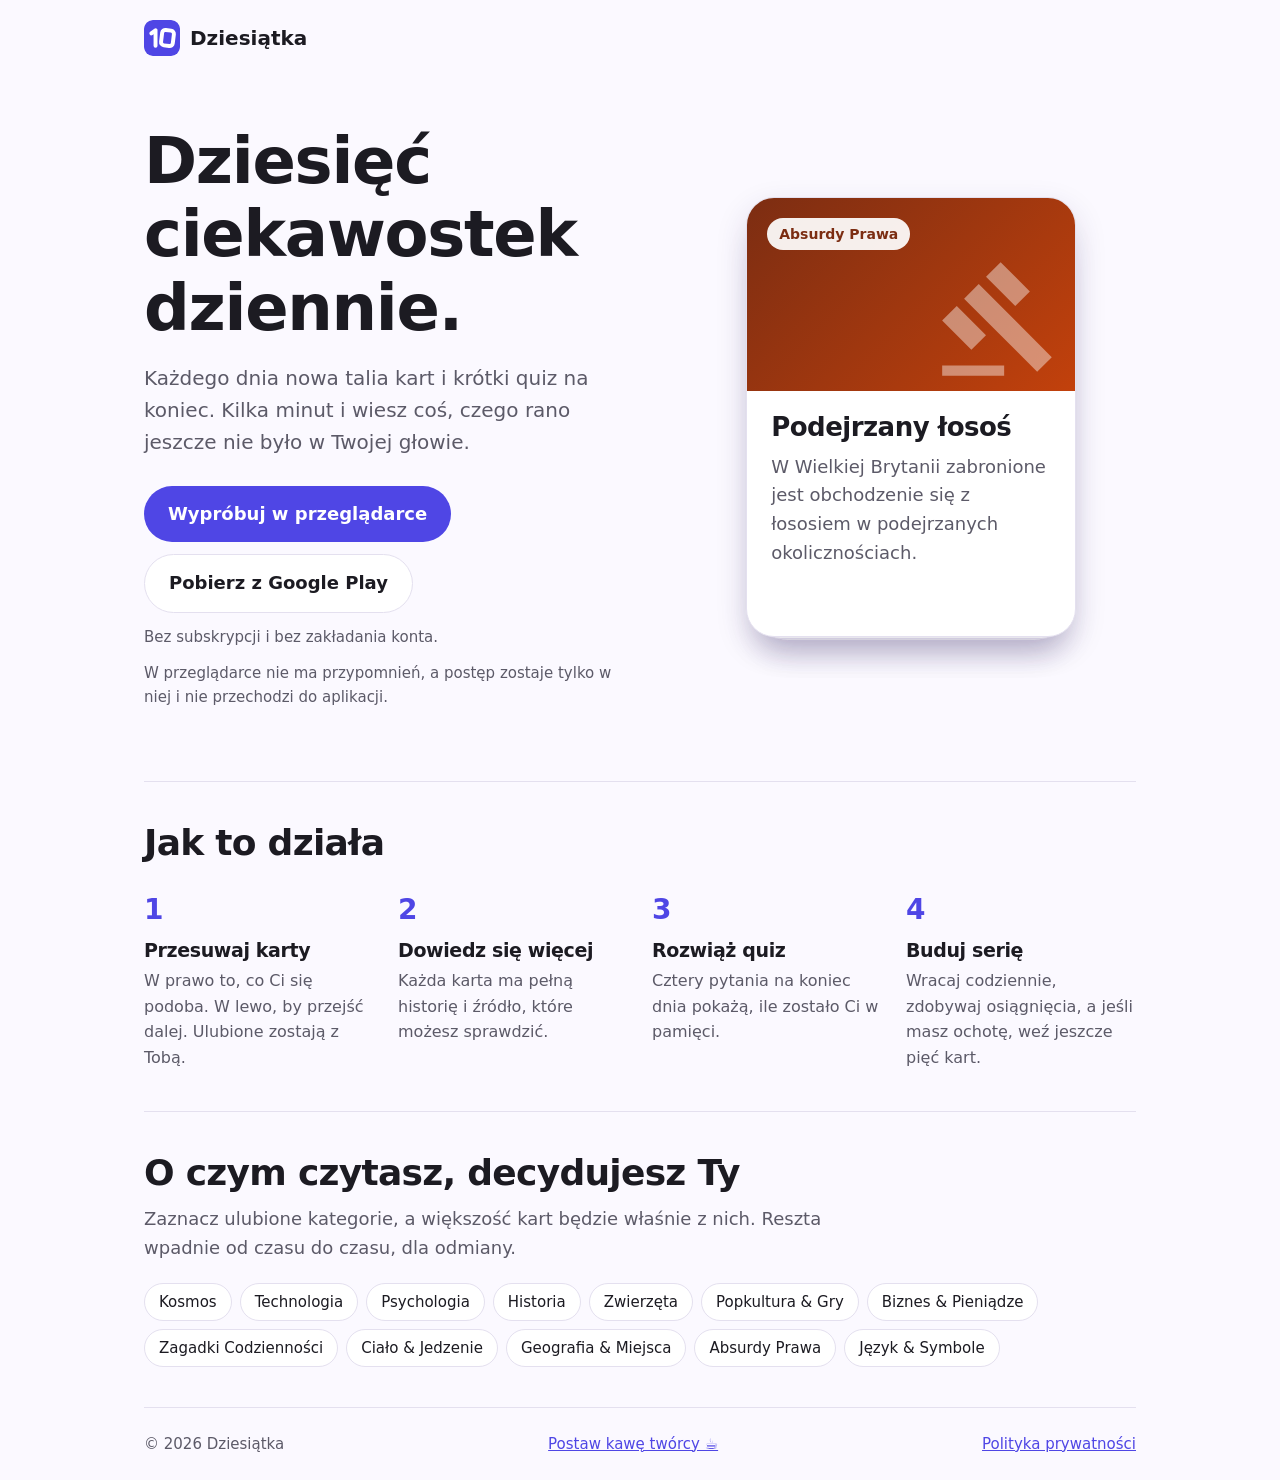
<file: website/index.html>
<!doctype html>
<html lang="pl">
<head>
  <meta charset="utf-8">
  <meta name="viewport" content="width=device-width, initial-scale=1">
  <title>Dziesiątka: dziesięć ciekawostek dziennie</title>
  <meta name="description" content="Dziesiątka to codzienna talia dziesięciu ciekawostek z krótkim quizem. Kilka minut dziennie, bez subskrypcji i bez zakładania konta.">
  <meta property="og:title" content="Dziesiątka: dziesięć ciekawostek dziennie">
  <meta property="og:description" content="Kilka minut dziennie, bez subskrypcji i bez zakładania konta.">
  <meta property="og:type" content="website">
  <meta property="og:url" content="https://dziesiatkaapp.pl/">
  <meta property="og:image" content="https://dziesiatkaapp.pl/og.png">
  <meta property="og:image:width" content="1200">
  <meta property="og:image:height" content="630">
  <meta property="og:image:alt" content="Karta z ciekawostką i hasło Dziesięć ciekawostek dziennie">
  <meta name="twitter:card" content="summary_large_image">
  <link rel="icon" href="logo.svg" type="image/svg+xml">
  <link rel="stylesheet" href="style.css">
</head>
<body>
  <header class="site-header">
    <a class="brand" href="./">
      <img src="logo.svg" alt="" width="36" height="36">
      <span>Dziesiątka</span>
    </a>
  </header>

  <main>
    <section class="hero">
      <div class="hero-text">
        <h1>Dziesięć ciekawostek dziennie.</h1>
        <p class="lead">Każdego dnia nowa talia kart i krótki quiz na koniec. Kilka minut i wiesz coś, czego rano jeszcze nie było w Twojej głowie.</p>
        <div class="actions">
          <!-- Na komputerze demo.js otwiera demo obok tekstu. Na telefonie link
               prowadzi do pełnego ekranu, bo ramka blokowałaby przewijanie. -->
          <a class="store" id="demo-start" href="app/">Wypróbuj w przeglądarce</a>
          <a class="store is-secondary" href="https://play.google.com/store/apps/details?id=io.github.kurznamiotle.dziesiatka&amp;utm_source=strona&amp;utm_medium=przycisk">Pobierz z Google Play</a>
        </div>
        <p class="note">Bez subskrypcji i bez zakładania konta.</p>
        <p class="note">W przeglądarce nie ma przypomnień, a postęp zostaje tylko w niej i nie przechodzi do aplikacji.</p>
      </div>

      <div class="stage" id="demo-stage">
        <div class="deck" aria-hidden="true">
          <article class="card card-back"></article>
          <article class="card card-middle"></article>
          <article class="card card-front">
            <div class="card-art">
              <span class="badge">Absurdy Prawa</span>
              <svg class="card-icon" viewBox="0 0 24 24" width="124" height="124">
                <path fill="currentColor" d="M1 21h12v2H1zM5.245 8.07l2.83-2.827 14.14 14.142-2.828 2.828zM12.317 1l5.657 5.656-2.83 2.83-5.654-5.66zM3.825 9.485l5.657 5.657-2.828 2.828-5.657-5.657z"/>
              </svg>
            </div>
            <div class="card-body">
              <h2>Podejrzany łosoś</h2>
              <p>W Wielkiej Brytanii zabronione jest obchodzenie się z łososiem w podejrzanych okolicznościach.</p>
            </div>
          </article>
        </div>
        <a class="demo-link" id="demo-full" href="app/" hidden>Otwórz na pełnym ekranie</a>
      </div>
    </section>

    <section class="features">
      <h2>Jak to działa</h2>
      <ol class="steps">
        <li>
          <h3>Przesuwaj karty</h3>
          <p>W prawo to, co Ci się podoba. W lewo, by przejść dalej. Ulubione zostają z Tobą.</p>
        </li>
        <li>
          <h3>Dowiedz się więcej</h3>
          <p>Każda karta ma pełną historię i źródło, które możesz sprawdzić.</p>
        </li>
        <li>
          <h3>Rozwiąż quiz</h3>
          <p>Cztery pytania na koniec dnia pokażą, ile zostało Ci w pamięci.</p>
        </li>
        <li>
          <h3>Buduj serię</h3>
          <p>Wracaj codziennie, zdobywaj osiągnięcia, a jeśli masz ochotę, weź jeszcze pięć kart.</p>
        </li>
      </ol>
    </section>

    <section class="topics">
      <h2>O czym czytasz, decydujesz Ty</h2>
      <p>Zaznacz ulubione kategorie, a większość kart będzie właśnie z nich. Reszta wpadnie od czasu do czasu, dla odmiany.</p>
      <ul class="chips">
        <li>Kosmos</li>
        <li>Technologia</li>
        <li>Psychologia</li>
        <li>Historia</li>
        <li>Zwierzęta</li>
        <li>Popkultura &amp; Gry</li>
        <li>Biznes &amp; Pieniądze</li>
        <li>Zagadki Codzienności</li>
        <li>Ciało &amp; Jedzenie</li>
        <li>Geografia &amp; Miejsca</li>
        <li>Absurdy Prawa</li>
        <li>Język &amp; Symbole</li>
      </ul>
    </section>
  </main>

  <footer class="site-footer">
    <!-- Znak © prowadzi do panelu administratora. Dostępu pilnuje logowanie. -->
    <span><a class="quiet" href="panel/" rel="nofollow">©</a> 2026 Dziesiątka</span>
    <a href="https://cuplink.to/szyszka_studio" rel="noopener">Postaw kawę twórcy ☕</a>
    <a href="privacy.html">Polityka prywatności</a>
  </footer>
  <script src="demo.js"></script>
</body>
</html>
</file>
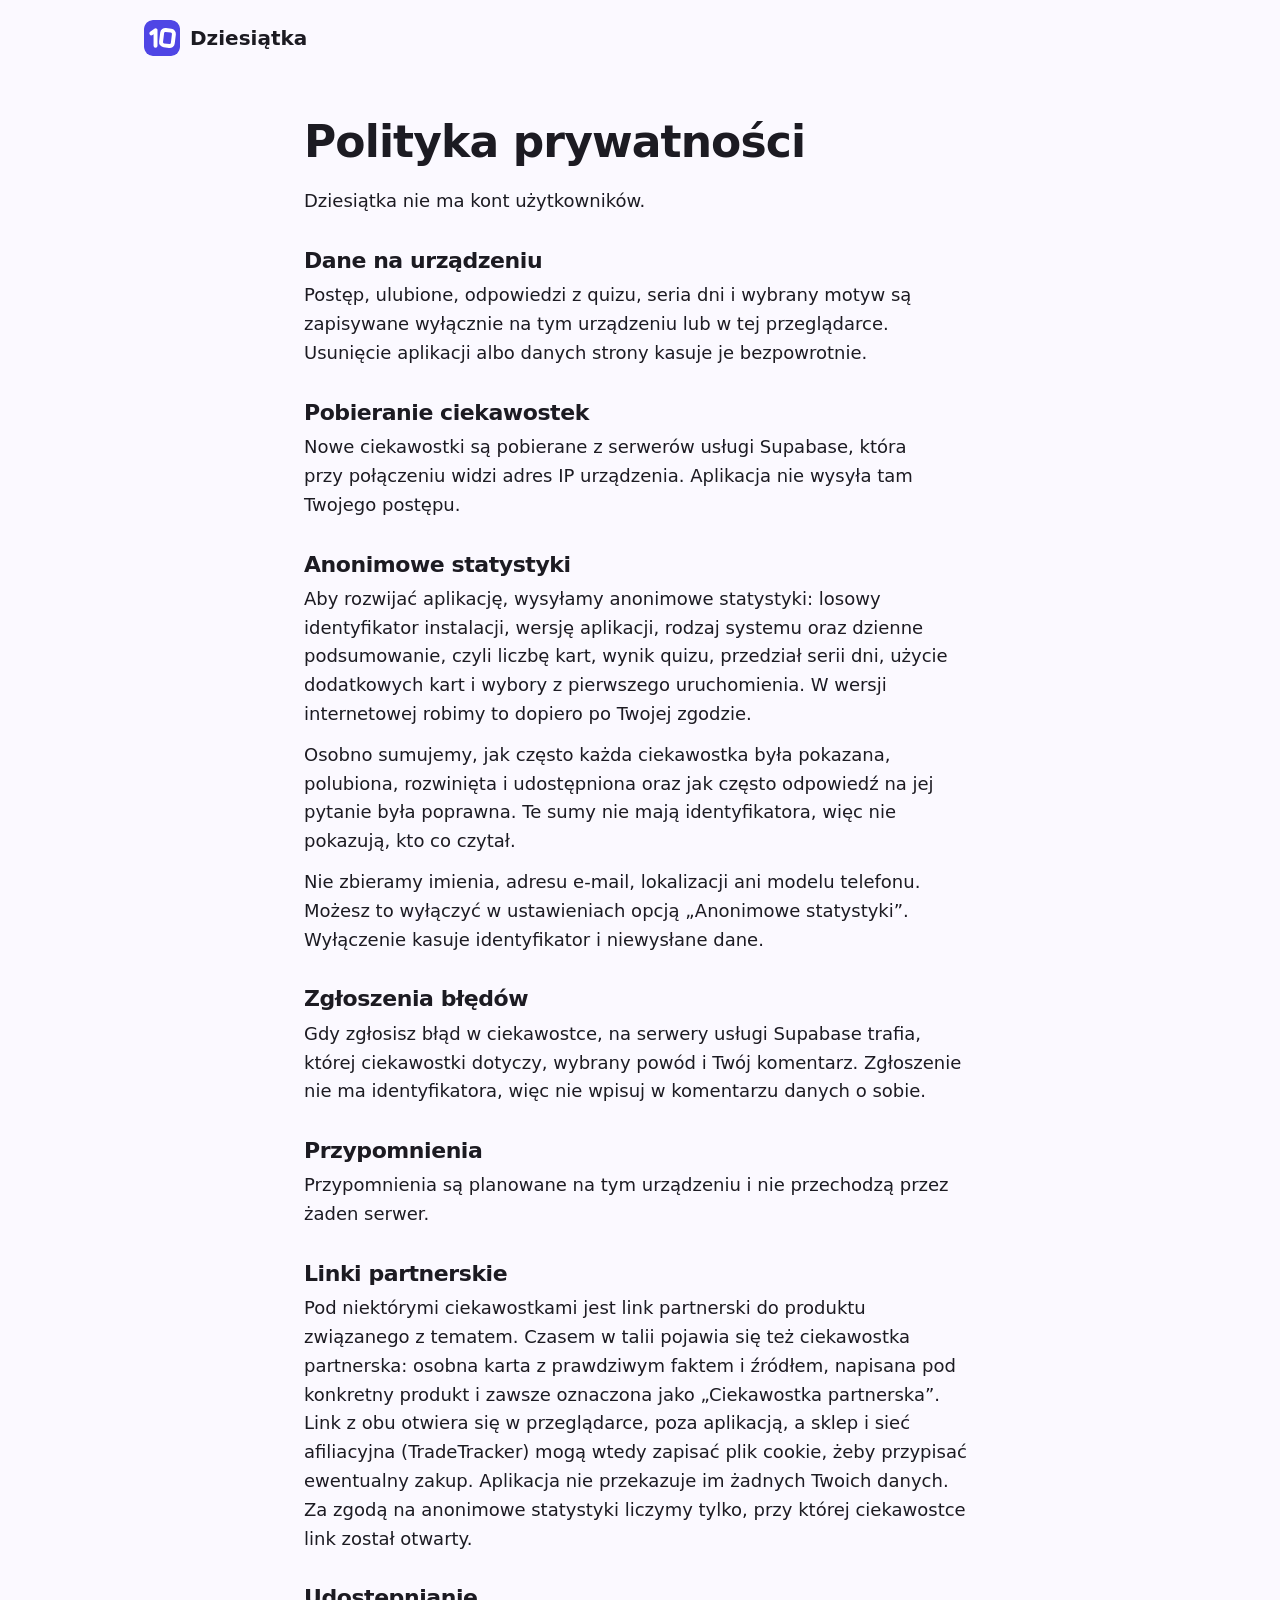
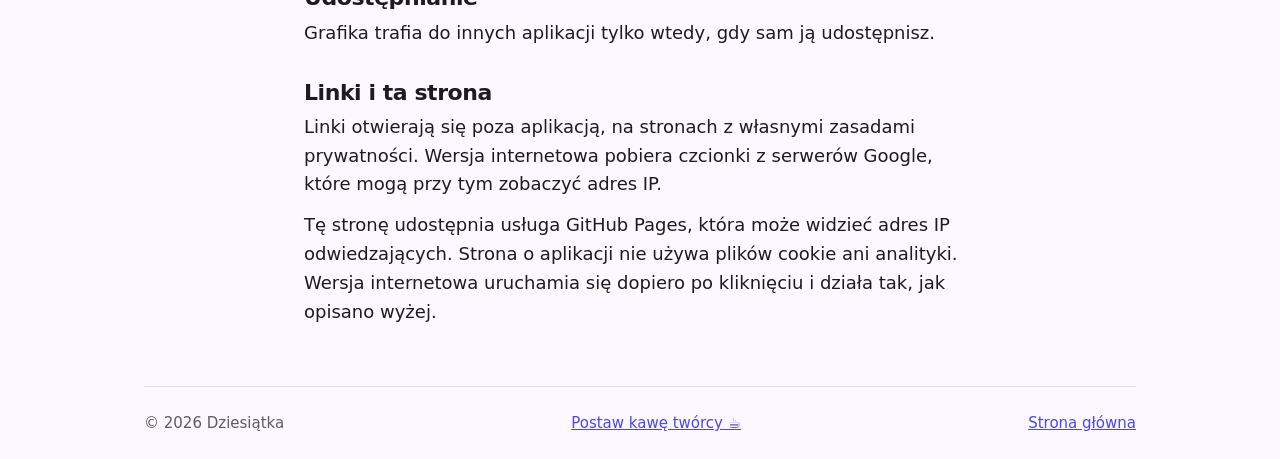
<file: website/privacy.html>
<!doctype html>
<html lang="pl">
<head>
  <meta charset="utf-8">
  <meta name="viewport" content="width=device-width, initial-scale=1">
  <title>Polityka prywatności: Dziesiątka</title>
  <meta name="description" content="Jakie dane przetwarza aplikacja Dziesiątka.">
  <link rel="icon" href="logo.svg" type="image/svg+xml">
  <link rel="stylesheet" href="style.css">
</head>
<body>
  <header class="site-header">
    <a class="brand" href="./">
      <img src="logo.svg" alt="" width="36" height="36">
      <span>Dziesiątka</span>
    </a>
  </header>

  <!-- Treść odpowiada tekstowi w lib/views/settings_screen.dart. Zmieniaj oba. -->
  <main class="document">
    <h1>Polityka prywatności</h1>

    <p>Dziesiątka nie ma kont użytkowników.</p>

    <h2>Dane na urządzeniu</h2>
    <p>Postęp, ulubione, odpowiedzi z quizu, seria dni i wybrany motyw są zapisywane wyłącznie na tym urządzeniu lub w tej przeglądarce. Usunięcie aplikacji albo danych strony kasuje je bezpowrotnie.</p>

    <h2>Pobieranie ciekawostek</h2>
    <p>Nowe ciekawostki są pobierane z serwerów usługi Supabase, która przy połączeniu widzi adres IP urządzenia. Aplikacja nie wysyła tam Twojego postępu.</p>

    <h2>Anonimowe statystyki</h2>
    <p>Aby rozwijać aplikację, wysyłamy anonimowe statystyki: losowy identyfikator instalacji, wersję aplikacji, rodzaj systemu oraz dzienne podsumowanie, czyli liczbę kart, wynik quizu, przedział serii dni, użycie dodatkowych kart i wybory z pierwszego uruchomienia. W wersji internetowej robimy to dopiero po Twojej zgodzie.</p>
    <p>Osobno sumujemy, jak często każda ciekawostka była pokazana, polubiona, rozwinięta i udostępniona oraz jak często odpowiedź na jej pytanie była poprawna. Te sumy nie mają identyfikatora, więc nie pokazują, kto co czytał.</p>
    <p>Nie zbieramy imienia, adresu e-mail, lokalizacji ani modelu telefonu. Możesz to wyłączyć w ustawieniach opcją „Anonimowe statystyki”. Wyłączenie kasuje identyfikator i niewysłane dane.</p>

    <h2>Zgłoszenia błędów</h2>
    <p>Gdy zgłosisz błąd w ciekawostce, na serwery usługi Supabase trafia, której ciekawostki dotyczy, wybrany powód i Twój komentarz. Zgłoszenie nie ma identyfikatora, więc nie wpisuj w komentarzu danych o sobie.</p>

    <h2>Przypomnienia</h2>
    <p>Przypomnienia są planowane na tym urządzeniu i nie przechodzą przez żaden serwer.</p>

    <h2>Linki partnerskie</h2>
    <p>Pod niektórymi ciekawostkami jest link partnerski do produktu związanego z tematem. Czasem w talii pojawia się też ciekawostka partnerska: osobna karta z prawdziwym faktem i źródłem, napisana pod konkretny produkt i zawsze oznaczona jako „Ciekawostka partnerska”. Link z obu otwiera się w przeglądarce, poza aplikacją, a sklep i sieć afiliacyjna (TradeTracker) mogą wtedy zapisać plik cookie, żeby przypisać ewentualny zakup. Aplikacja nie przekazuje im żadnych Twoich danych. Za zgodą na anonimowe statystyki liczymy tylko, przy której ciekawostce link został otwarty.</p>

    <h2>Udostępnianie</h2>
    <p>Grafika trafia do innych aplikacji tylko wtedy, gdy sam ją udostępnisz.</p>

    <h2>Linki i ta strona</h2>
    <p>Linki otwierają się poza aplikacją, na stronach z własnymi zasadami prywatności. Wersja internetowa pobiera czcionki z serwerów Google, które mogą przy tym zobaczyć adres IP.</p>
    <p>Tę stronę udostępnia usługa GitHub Pages, która może widzieć adres IP odwiedzających. Strona o aplikacji nie używa plików cookie ani analityki. Wersja internetowa uruchamia się dopiero po kliknięciu i działa tak, jak opisano wyżej.</p>
  </main>

  <footer class="site-footer">
    <span><a class="quiet" href="panel/" rel="nofollow">©</a> 2026 Dziesiątka</span>
    <a href="https://cuplink.to/szyszka_studio" rel="noopener">Postaw kawę twórcy ☕</a>
    <a href="./">Strona główna</a>
  </footer>
</body>
</html>
</file>
<file: website/style.css>
:root {
  --brand: #4f46e5;
  --brand-strong: #3730a3;
  --background: #fbf9ff;
  --surface: #ffffff;
  --text: #1c1b22;
  --muted: #5c5a68;
  --border: #e4e0ef;
  --shadow: 0 12px 32px rgb(40 30 90 / 14%);
  --art: linear-gradient(135deg, #7c2d12, #c2410c);
}

@media (prefers-color-scheme: dark) {
  :root {
    --brand: #a5b4fc;
    --brand-strong: #c7d2fe;
    --background: #14151c;
    --surface: #1f2029;
    --text: #f1f0f6;
    --muted: #b1afbd;
    --border: #33343f;
    --shadow: 0 12px 32px rgb(0 0 0 / 45%);
  }
}

* {
  box-sizing: border-box;
}

html {
  -webkit-text-size-adjust: 100%;
}

body {
  margin: 0;
  background: var(--background);
  color: var(--text);
  font-family: system-ui, -apple-system, "Segoe UI", Roboto, sans-serif;
  font-size: 18px;
  line-height: 1.6;
}

a {
  color: var(--brand);
}

h1,
h2,
h3 {
  line-height: 1.15;
  letter-spacing: -0.02em;
  text-wrap: balance;
}

.site-header,
main,
.site-footer {
  width: min(1040px, 100%);
  margin-inline: auto;
  padding-inline: 24px;
}

.site-header {
  padding-block: 20px;
}

.brand {
  display: inline-flex;
  align-items: center;
  gap: 10px;
  color: inherit;
  font-size: 20px;
  font-weight: 800;
  text-decoration: none;
}

.brand img {
  border-radius: 9px;
}

.hero {
  display: grid;
  grid-template-columns: 1.1fr 1fr;
  align-items: center;
  gap: 48px;
  padding-block: 40px 72px;
}

.hero h1 {
  margin: 0 0 16px;
  font-size: clamp(40px, 7vw, 64px);
  font-weight: 800;
}

.lead {
  margin: 0 0 28px;
  color: var(--muted);
  font-size: 20px;
  text-wrap: pretty;
}

.actions {
  display: flex;
  flex-wrap: wrap;
  gap: 12px;
}

.store {
  display: inline-block;
  padding: 14px 24px;
  border-radius: 999px;
  background: #4f46e5;
  color: #ffffff;
  font-weight: 700;
  text-decoration: none;
}

.store.is-secondary {
  border: 1px solid var(--border);
  background: var(--surface);
  color: var(--text);
}

.note {
  margin: 12px 0 0;
  color: var(--muted);
  font-size: 15px;
}

.stage {
  display: grid;
  justify-items: center;
  gap: 12px;
}

.demo-frame {
  display: block;
  width: min(390px, 100%);
  height: min(760px, 90vh);
  border: 1px solid var(--border);
  border-radius: 28px;
  background: var(--surface);
  box-shadow: var(--shadow);
}

.demo-link {
  font-size: 15px;
}

.deck {
  position: relative;
  width: min(330px, 100%);
  height: 440px;
  margin-inline: auto;
}

.card {
  position: absolute;
  inset: 0;
  overflow: hidden;
  border: 1px solid var(--border);
  border-radius: 28px;
  background: var(--surface);
  box-shadow: var(--shadow);
}

.card-back {
  transform: translateY(26px) scale(0.9);
}

.card-middle {
  transform: translateY(13px) scale(0.95);
}

.card-front {
  display: flex;
  flex-direction: column;
}

.card-art {
  position: relative;
  height: 44%;
  overflow: hidden;
  padding: 20px;
  background: var(--art);
}

.card-icon {
  position: absolute;
  right: 14px;
  bottom: 10px;
  color: rgb(255 255 255 / 42%);
}

.badge {
  display: inline-block;
  padding: 5px 12px;
  border-radius: 999px;
  background: rgb(255 255 255 / 92%);
  color: #7c2d12;
  font-size: 14px;
  font-weight: 700;
}

.card-body {
  padding: 22px 24px;
}

.card-body h2 {
  margin: 0 0 10px;
  font-size: 26px;
}

.card-body p {
  margin: 0;
  color: var(--muted);
}

.features,
.topics {
  padding-block: 40px;
  border-top: 1px solid var(--border);
}

.features > h2,
.topics > h2 {
  margin: 0 0 12px;
  font-size: clamp(28px, 4vw, 36px);
}

.steps {
  display: grid;
  grid-template-columns: repeat(4, 1fr);
  gap: 24px;
  margin: 24px 0 0;
  padding: 0;
  list-style: none;
  counter-reset: step;
}

.steps li {
  counter-increment: step;
}

.steps li::before {
  content: counter(step);
  display: block;
  margin-bottom: 8px;
  color: var(--brand);
  font-size: 28px;
  font-weight: 800;
}

.steps h3 {
  margin: 0 0 6px;
  font-size: 19px;
}

.steps p {
  margin: 0;
  color: var(--muted);
  font-size: 16px;
}

.topics > p {
  max-width: 62ch;
  margin: 0;
  color: var(--muted);
}

.chips {
  display: flex;
  flex-wrap: wrap;
  gap: 8px;
  margin: 20px 0 0;
  padding: 0;
  list-style: none;
}

.chips li {
  padding: 6px 14px;
  border: 1px solid var(--border);
  border-radius: 999px;
  background: var(--surface);
  font-size: 15px;
}

.document {
  max-width: 720px;
  padding-block: 16px 48px;
}

.document h1 {
  margin: 16px 0 20px;
  font-size: clamp(32px, 6vw, 44px);
}

.document h2 {
  margin: 32px 0 8px;
  font-size: 22px;
}

.document p {
  margin: 0 0 12px;
  text-wrap: pretty;
}

.site-footer {
  display: flex;
  flex-wrap: wrap;
  justify-content: space-between;
  gap: 12px;
  width: min(992px, calc(100% - 48px));
  padding: 24px 0;
  border-top: 1px solid var(--border);
  color: var(--muted);
  font-size: 15px;
}

.site-footer .quiet {
  color: inherit;
  text-decoration: none;
}

@media (max-width: 860px) {
  .hero {
    grid-template-columns: 1fr;
    gap: 40px;
    padding-block: 16px 64px;
  }

  .steps {
    grid-template-columns: repeat(2, 1fr);
  }
}

@media (max-width: 480px) {
  .site-header,
  main {
    padding-inline: 16px;
  }

  .site-footer {
    width: calc(100% - 32px);
  }

  .steps {
    grid-template-columns: 1fr;
  }
}
</file>
